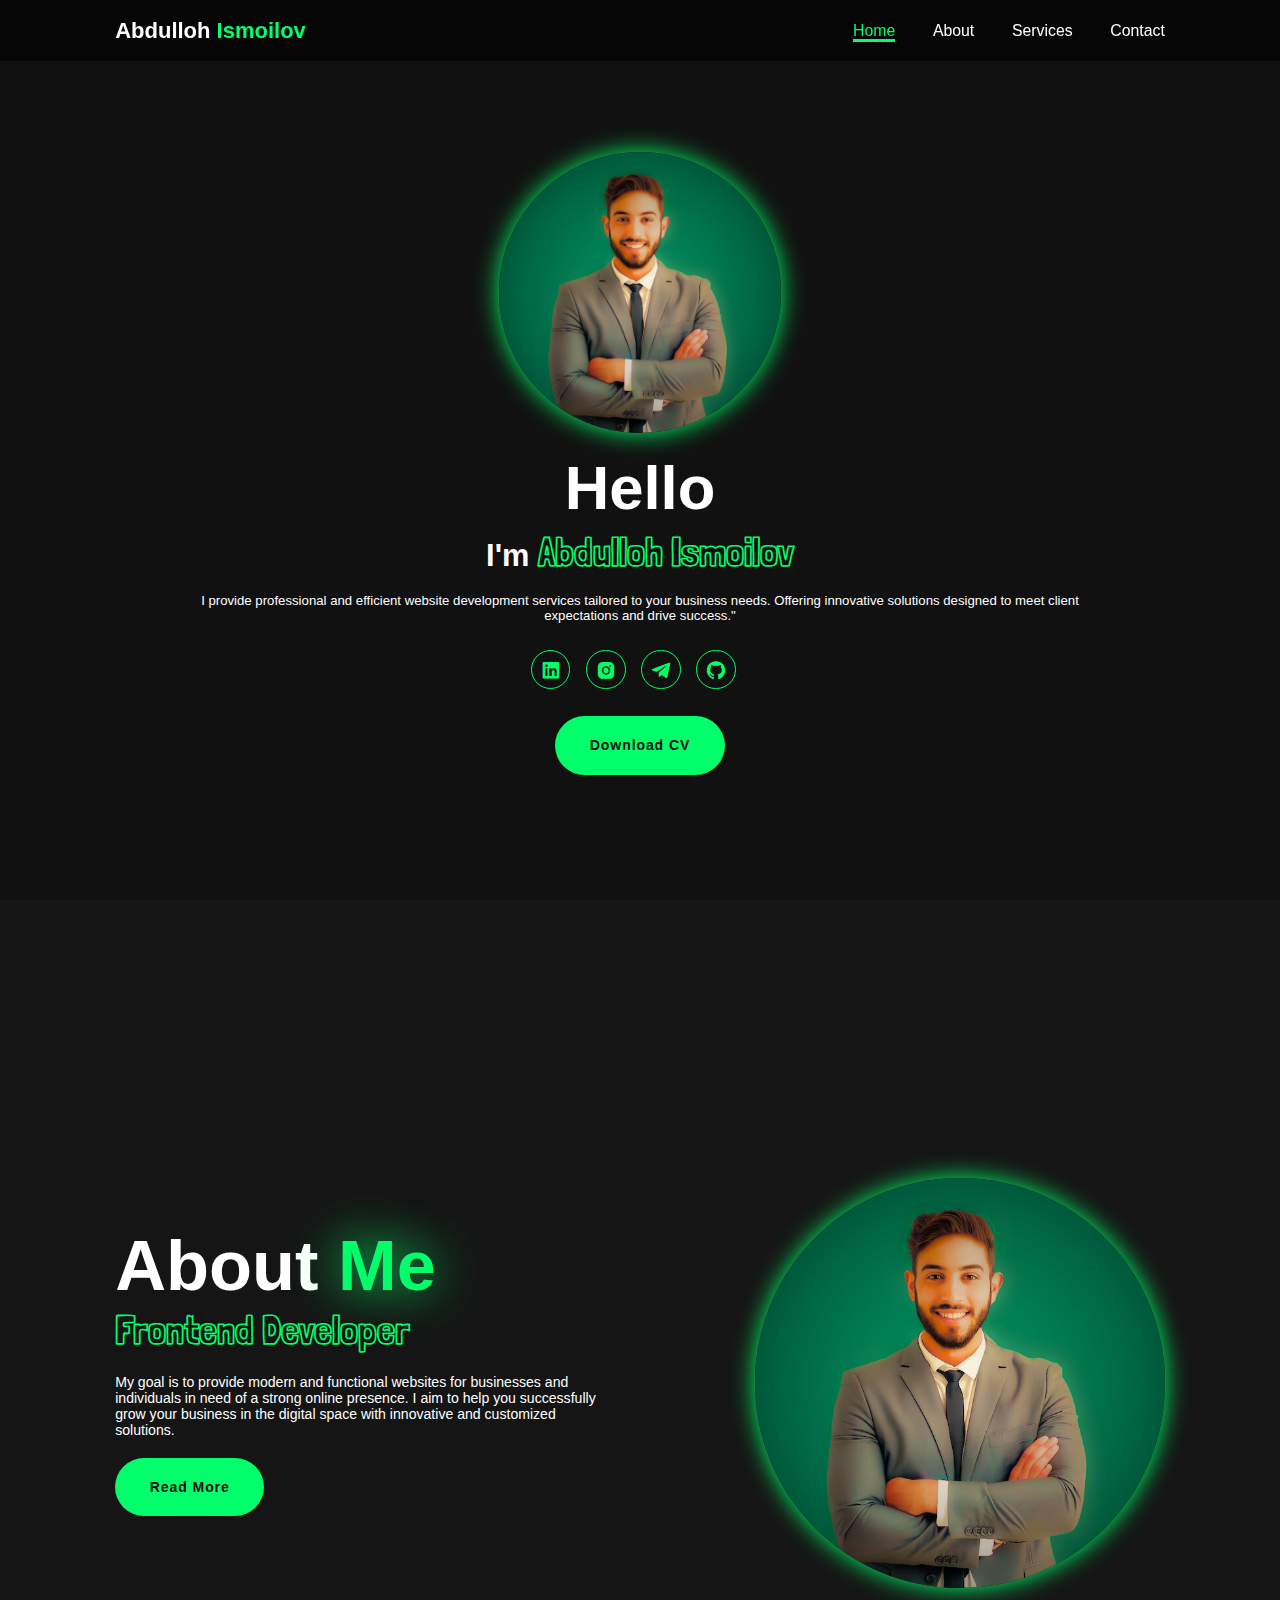
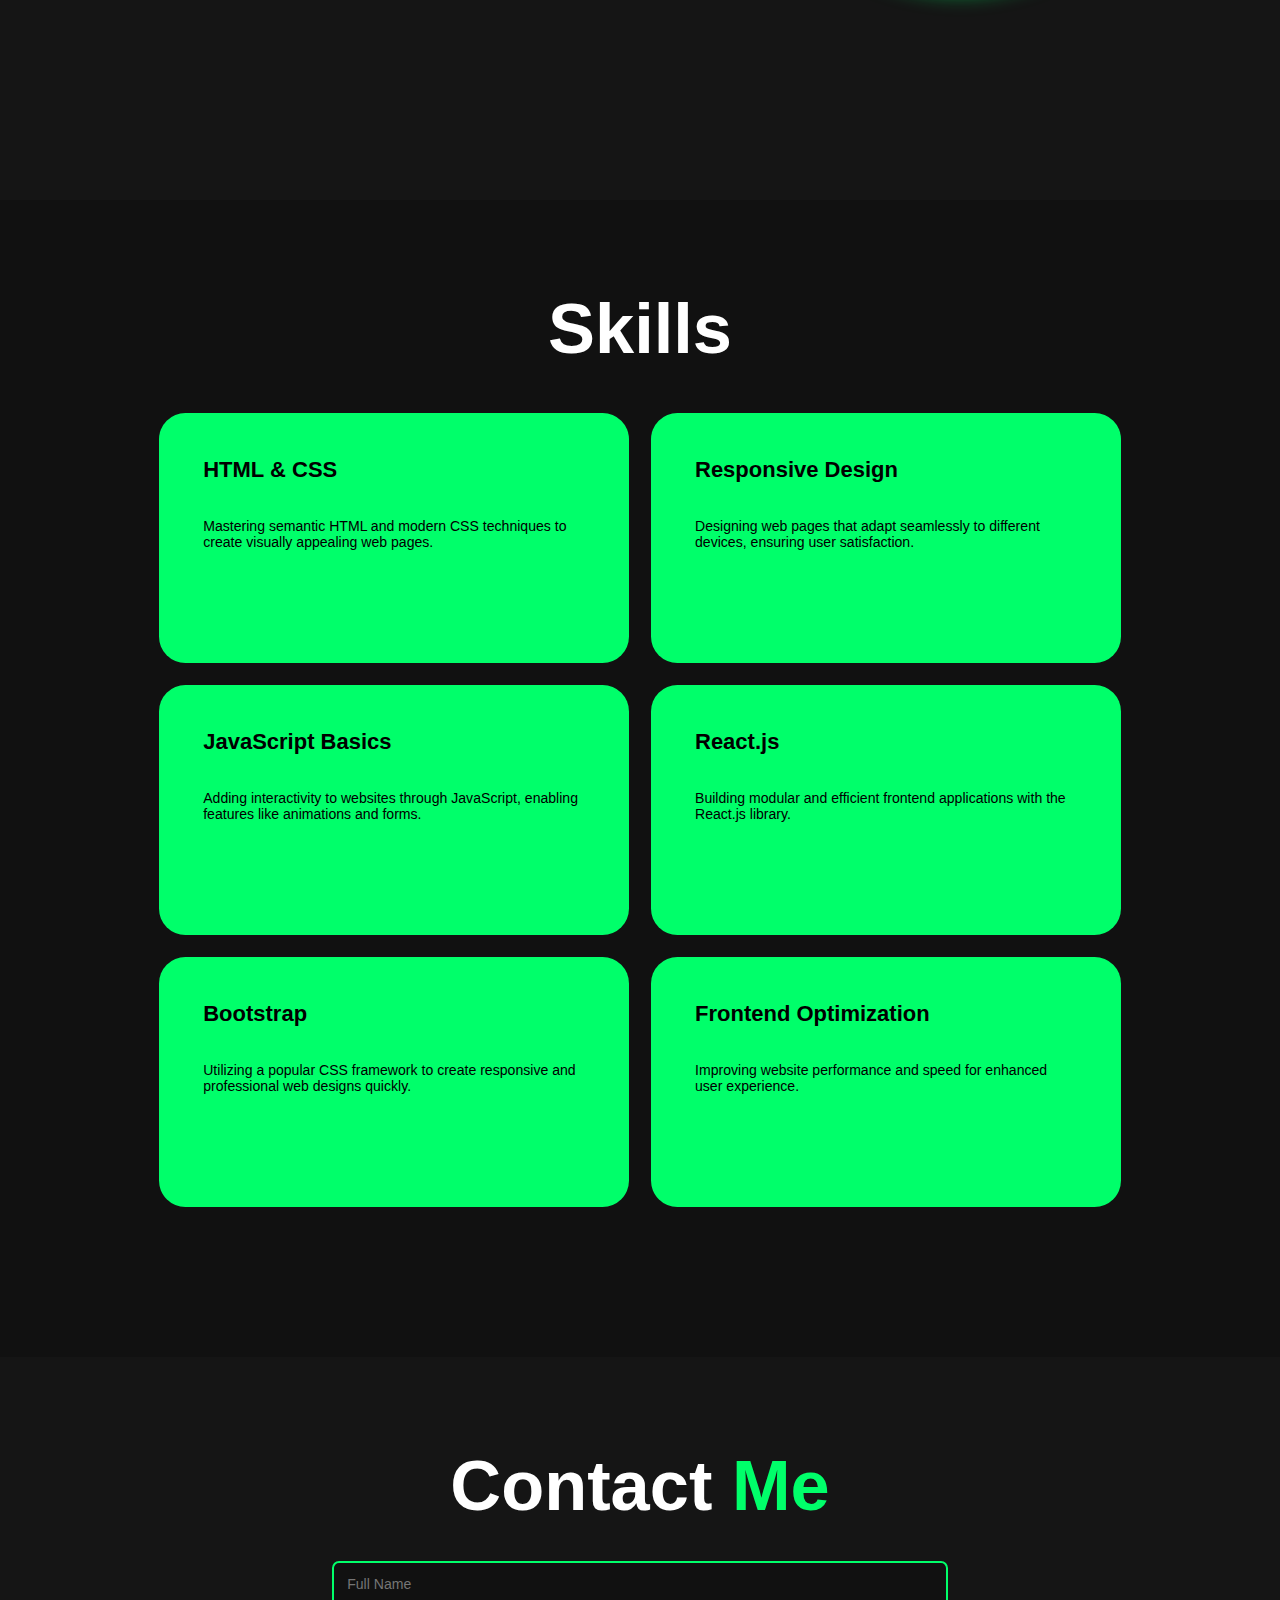
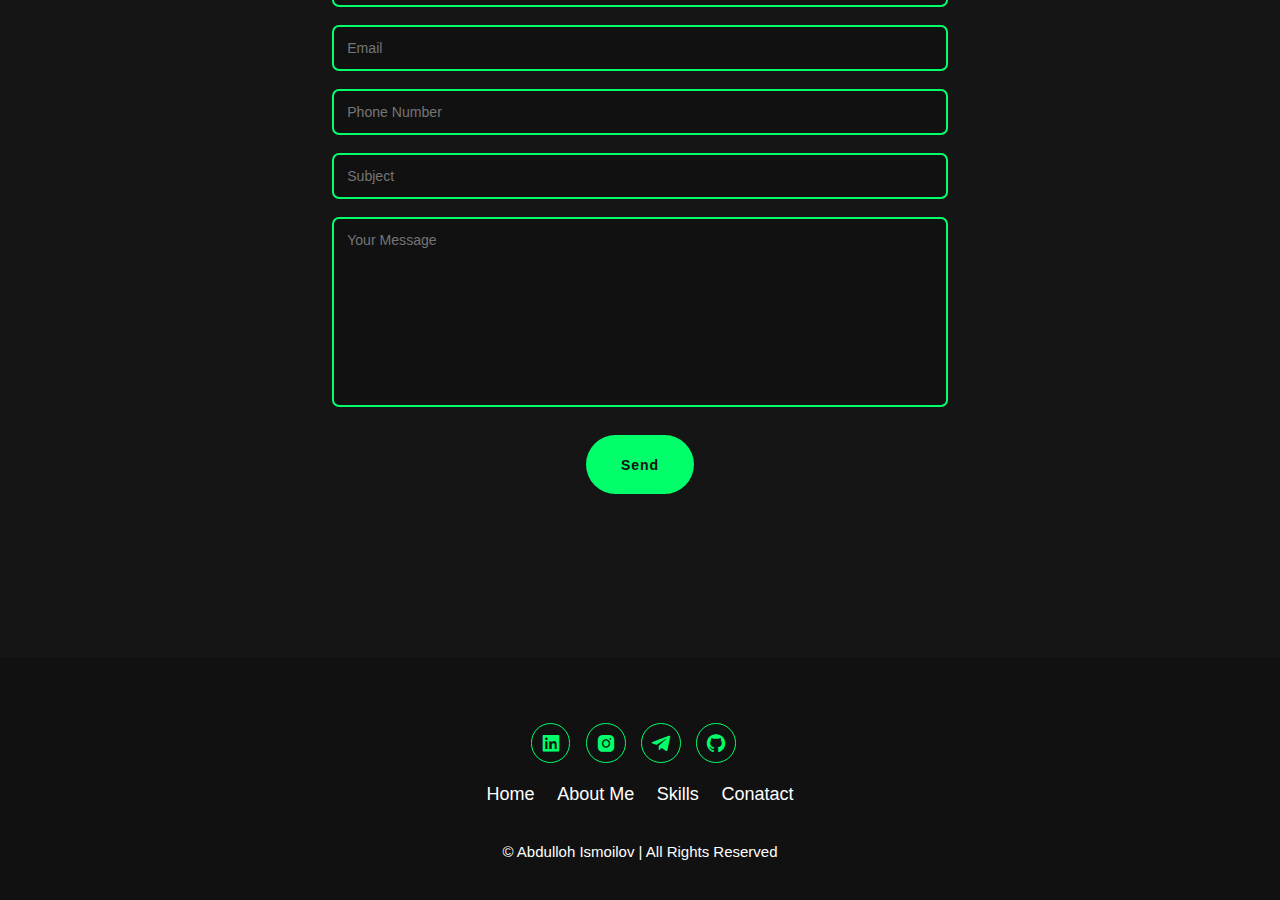
<file: Portfolio/index.html>
<!DOCTYPE html>
<html lang="en">
<head>
    <meta charset="UTF-8">
    <meta name="viewport" content="width=device-width, initial-scale=1.0">
    <title>Portfolio</title>
    <link rel="stylesheet" href="css/style.css">
    <link href='https://unpkg.com/boxicons@2.1.4/css/boxicons.min.css' rel='stylesheet'>

</head>
<body>

    <header>
        <a href="#home" class="logo">Abdulloh <span>Ismoilov</span></a>
        <i class='bx bx-menu' id="menu-icon"></i>
        <nav> 
            <i id="close-menu" class="bx bx-x"></i>
            <a href="#home" class="active">Home</a>
            <a href="#about">About</a>
            <a href="#skills">Services</a>
            <a href="#contact">Contact</a>
        </nav>
    </header>

    <section class="home" id="home">
        <div class="home-img">
            <img src="assets/download.jpg" alt="">
        </div>
        <div class="home-content">
            <h1>Hello<span></span></h1>
            <h3 class="text-animation">I'm <span>Abdulloh Ismoilov</span></h3>
            <p>I provide professional and efficient website development services tailored to your business needs. Offering innovative solutions designed to meet client expectations and drive success."</p>
            <div class="social-icons">
                <a href="mailto:ismoilovabdulloh2009@gmail.com"><i class='bx bxl-linkedin-square'></i></a>
                <a href="https://instagram.com/@_ismoilov_abdulloh"><i class='bx bxl-instagram-alt' ></i></a>
                <a href="https://t.me/+998877318666" target="_blank"><i class='bx bxl-telegram' ></i></a>
                <a href="https://github.com/Abdulloh1020"><i class='bx bxl-github'></i></a>
            </div>
            <a href="assets/ismoilov Abdulloh.pdf" download="_ismoilov_Abdulloh" class="btn">Download CV</a>
        </div>
    </section>

    <section class="about" id="about">
        <div class="about-content">
            <h2 class="heading2">About <span>Me</span></h2>
            <h3 class="text-animation"><span>Frontend Developer</span></h3>
            <p>My goal is to provide modern and functional websites for businesses and individuals in need of a strong online presence. I aim to help you successfully grow your business in the digital space with innovative and customized solutions.</p>
            <a href="demo.html" class="btn">Read More</a> 
        </div>
        
        <div class="about-img">
            <img src="assets/download.jpg" alt="">
        </div>
    </section>

    <section class="skills" id="skills">
        <h2 class="heading">Skills</h2>
        <div class="skills-container">
          <div class="skills-box">
            <div class="skills-info">
                <h3>HTML & CSS</h3>
                <p>Mastering semantic HTML and modern CSS techniques to create visually appealing web pages.</p>
            </div> 
          </div>
          <div class="skills-box">
            <div class="skills-info">
                <h3>Responsive Design</h3>
                <p>Designing web pages that adapt seamlessly to different devices, ensuring user satisfaction.</p>
            </div>
          </div>
          <div class="skills-box">
            <div class="skills-info">
                <h3>JavaScript Basics</h3>
                <p>Adding interactivity to websites through JavaScript, enabling features like animations and forms.</p>
            </div>
          </div>
          <div class="skills-box">
            <div class="skills-info">
                <h3>React.js</h3>
                <p>Building modular and efficient frontend applications with the React.js library.</p>
            </div>
          </div>
          <div class="skills-box">
            <div class="skills-info">
                <h3>Bootstrap</h3>
                <p>Utilizing a popular CSS framework to create responsive and professional web designs quickly.</p>
            </div>
          </div>
          <div class="skills-box">
            <div class="skills-info">
                <h3>Frontend Optimization</h3>
                <p>Improving website performance and speed for enhanced user experience.</p>
            </div>
          </div>
        </div>
      </section>
      
      <section class="contact" id="contact">
        <h2 class="heading">Contact <span>Me</span></h2>
        <form action="https://api.web3forms.com/submit" method="POST" id="form">
            <input type="hidden" name="access_key" value="f2e39c31-db29-4cd1-8c59-c23bbc34b9d7">
            <div class="input-box">
                <input type="text" placeholder="Full Name" name="Name" required>
                <input type="email" placeholder="Email" name="Email" required>
            </div>
            <div class="input-box">
                <input type="number" placeholder="Phone Number" name="Phone" required>
                <input type="text" placeholder="Subject" name="Subject" required>
            </div>
            <textarea name="Message" cols="30" rows="10" placeholder="Your Message" required></textarea>
            <input type="checkbox" name="botcheck" class="hidden" style="display: none;">
            <button type="submit" class="btn">Send</button>
        </form>
      </section>

      <footer>
        <div class="social-icons2">
            <a href="mailto:ismoilovabdulloh2009@gmail.com"><i class='bx bxl-linkedin-square'></i></a>
            <a href="https://instagram.com/@_ismoilov_abdulloh"><i class='bx bxl-instagram-alt' ></i></a>
            <a href="https://t.me/+998877318666" target="_blank"><i class='bx bxl-telegram' ></i></a>
            <a href="https://github.com/Abdulloh1020"><i class='bx bxl-github'></i></a>
        </div>
        <ul>
            <li><a href="#home">Home</a></li>
            <li><a href="#about">About Me</a></li>
            <li><a href="#skills">Skills</a></li>
            <li><a href="#contact">Conatact</a></li>
        </ul>
        <p class="copyright">
            © Abdulloh Ismoilov | All Rights Reserved
        </p>
      </footer>

    <script src="js/script.js"></script>
</body>
</html>
</file>
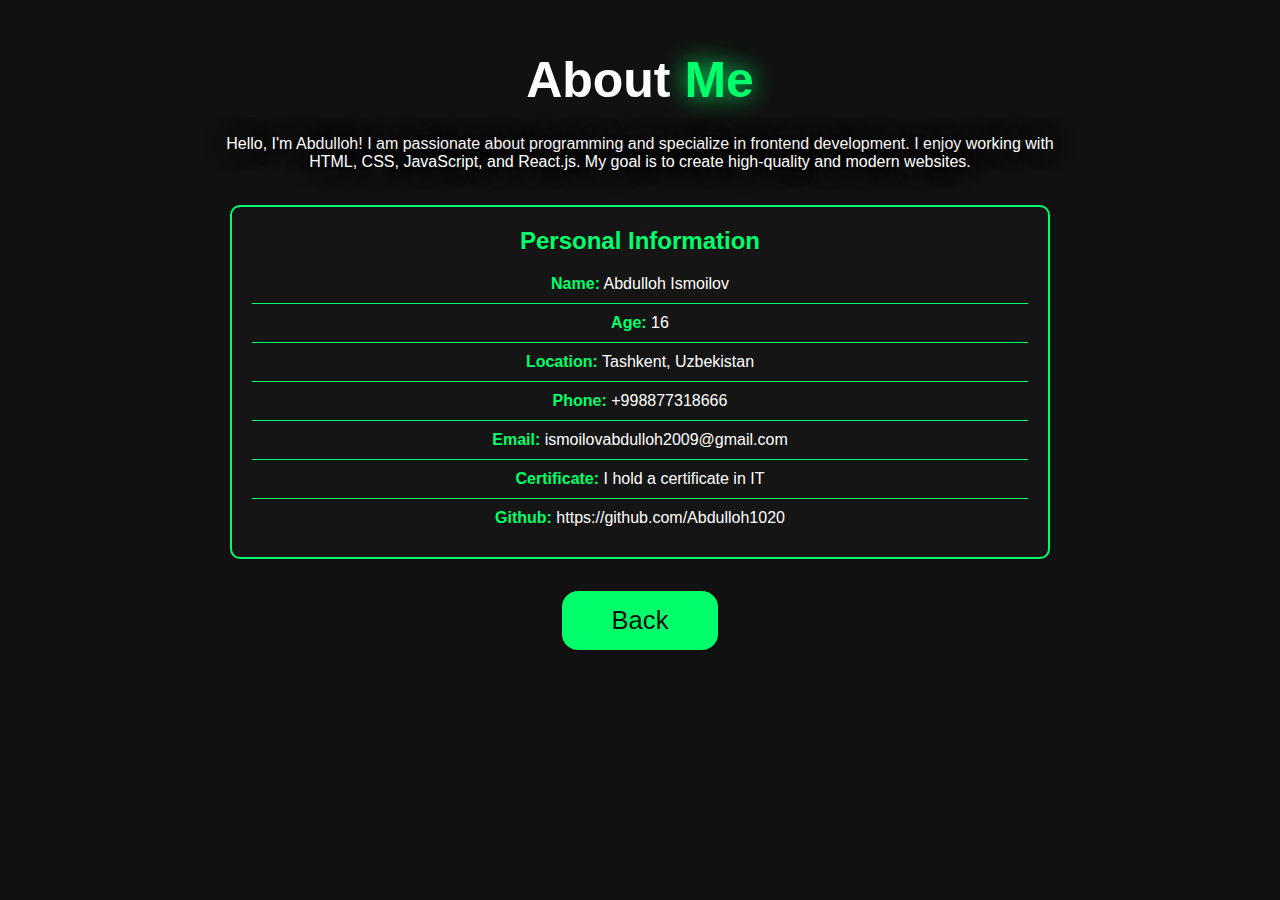
<file: Portfolio/demo.html>
<!DOCTYPE html>
<html lang="en">
<head>
    <meta charset="UTF-8">
    <meta name="viewport" content="width=device-width, initial-scale=1.0">
    <title>About Me</title>
    <link rel="stylesheet" href="css/demo.css">
</head>
<body>

    <section>
        <div class="container">
            <h1>About <span>Me</span></h1>
            <p class="about-p">Hello, I'm Abdulloh! I am passionate about programming and specialize in frontend development. I enjoy working with HTML, CSS, JavaScript, and React.js. My goal is to create high-quality and modern websites.</p>
            <div class="about-info">
                <div class="info">
                    <h2>Personal Information</h2>
                    <p><strong>Name:</strong> Abdulloh Ismoilov</p>
                    <p><strong>Age:</strong> 16</p>
                    <p><strong>Location:</strong> Tashkent, Uzbekistan</p>
                    <p><strong>Phone:</strong> +998877318666</p>
                    <p><strong>Email:</strong> <a class="links" href="mailto:ismoilovabdulloh2009@gmail.com"> ismoilovabdulloh2009@gmail.com</a></p>
                    <p><strong>Certificate:</strong> I hold a certificate in IT</p>
                    <p><strong>Github:</strong> <a class="links" href="https://github.com/Abdulloh1020"> https://github.com/Abdulloh1020</a></p>
                </div>                
            </div>
            <a href="index.html" class="btn">Back</a>
        </div>
    </section>

</body>
</html>
</file>
<file: Portfolio/css/style.css>
@import url('https://fonts.googleapis.com/css2?family=Bungee+Outline&family=Kumar+One+Outline&family=Londrina+Outline&display=swap');

*{
    margin: 0;
    padding: 0;
    box-sizing: border-box;
    text-decoration: none;
    border: none;
    outline: none;
    scroll-behavior: smooth;
    font-family: "Poppins", sans-serif;
}

:root{
    --bg-color: #111111;
    --second-bg-color: #151515;
    --text-color: white;
    --main-color: #00ff6a;
}

html{
    font-size: 62.5%;
    overflow-x: hidden;
}

body{
    background-color: var(--bg-color);
    color: var(--text-color);
}

header{
    position: fixed;
    padding: 2rem 9%;
    width: 100%;
    background: rgba(0, 0, 0, 0.6);
    backdrop-filter: blur(10px);
    display: flex;
    justify-content: space-between;
    align-items: center;
    z-index: 100;
}

.logo{
    font-size: 2.5rem;
    color: var(--text-color);
    font-weight: 800;
    cursor: pointer;
    transition: .3s ease-in-out;
}

.logo:hover{
    transform: scale(1.1);
}

nav a{
    font-size: 1.8rem;
    color: var(--text-color);
    margin-left: 4rem;
    font-weight: 500;
    transition: 0.3s ease-in-out;
    border-bottom: 3px solid transparent;
}

nav a:hover,
nav a.active{
    color: var(--main-color);
    border-bottom: 3px solid var(--main-color);
}

#menu-icon{
    font-size: 3.6rem;
    color: var(--main-color);
    display: none;
}

#close-menu {
    font-size: 2.5rem;
    color: var(--main-color);
    cursor: pointer;
    display: none;
}

section{
    min-height: 100vh;
    padding: 10rem 9% 10rem;
}

.home{
    display: flex;
    justify-content: center;
    align-items: center;
    flex-direction: column;
    gap: 1rem;
}

.home-content{
    display: flex;
    align-items: center;
    justify-content: center;
    flex-direction: column;
    text-align: center;
    margin-top: 3rem;
}

span{
    color: var(--main-color);
}

.logo span{
    color: var(--main-color);
}

.home-content h3{
    margin-bottom: 2rem;
    margin-top: 1rem;
    font-size: 3.5rem;
}

.home-content h1{
    font-size: 7rem;
    font-weight: 700;
    margin-top: 1.5rem;
    line-height: 1;
}

.home-content p{
    width: 90%;
}

.home-img{
    border-radius: 50%;
}

.home-img img{
    position: relative;
    top: 3rem;
    width: 22vw;
    border-radius: 50%;
    box-shadow: 0 0 25px var(--main-color);
    cursor: pointer;
    transition: 0.4s ease-in-out;
}

.home-img img:hover{
    box-shadow: 0 0 50px var(--main-color);
}

.home-content p{
    font-size: 1.5rem;
    font-weight: 500;
    max-width: 1000px;
}

.social-icons a{
    display: inline-flex;
    justify-content: center;
    align-items: center;
    width: 4.5rem;
    height: 4.5rem;
    background: transparent;
    border: 0.2rem solid var(--main-color);
    font-size: 2.5rem;
    border-radius: 50%;
    color: var(--main-color);
    margin: 3rem 1.5rem 3rem 0;
    transition: 0.3s ease-in-out;
}

.social-icons a:hover{
    color: white;
    transform: scale(1.3)translateY(-5px);
    box-shadow: 0 0 25px var(--main-color);
    background-color: var(--main-color);
}

.btn{
    display: inline-block;
    padding: 0.5rem 2rem;
    background: var(--main-color);
    border-radius: 4rem;
    font-size: 1.6rem;
    color: var(--bg-color);
    border: 2rem solid transparent;
    letter-spacing: 0.1rem;
    font-weight: 600;
    transition: 0.3s ease-in-out;
    cursor: pointer;
}

.btn:hover{
    transform: scale(1.05);
    box-shadow: 0 0 25px var(--main-color);
    color: white;
}

.text-animation{
    font-size: 34px;
    font-weight: 600;
    min-width: 280px;
}

.text-animation span{
    position: relative;
    font-size: 40px;
    font-family: "Londrina Outline", serif;
    font-weight: 600;
}

.about{
    display: flex;
    justify-content: center;
    align-items: center;
    gap: 10rem;
    background: var(--second-bg-color);
}

.about h2 span{
    color: var(--main-color);
    text-shadow: 0 0 50px var(--main-color);
}

.about-img{
    border-radius: 50%;
    padding-top: 50px;
}

.about-img img{
    position: relative;
    width: 32vw;
    border-radius: 50%;
    box-shadow: 0 0 25px var(--main-color);
    top: 1rem;
    cursor: pointer;
    transition: 0.4s ease-in-out;
}

.about-img img:hover{
    box-shadow: 0 0 50px var(--main-color);
}

.heading{
    text-align: center;
    font-size: 8rem;
}

.heading2{
    font-size: 8rem;
    text-align: left;
}

.about-content{
    font-size: 1.6rem;
    margin: 2rem 0 3rem;
    padding-top: 50px;
}

.about-content p{
    margin: 20px 0px;
    width: 90%;
}

::-webkit-scrollbar{
    width: 10px;
}
::-webkit-scrollbar-thumb{
    background-color: var(--main-color);
    border-radius: 10px;
    height: 70px;

}
::-webkit-scrollbar-track{
    background-color: var(--bg-color);
    width: 50px;
}

.skills{
    background-color: var(--bg-color);
    color: white;
}

.skills h2{
    margin-bottom: 5rem;
    color: white;
}

.skills-container{
    display: grid;
    grid-template-columns: repeat(3,1fr);
    align-items: center;
    gap: 2.5rem;
}

.skills-box{
    background-color: var(--main-color);
    color: black;
    height: 250px;
    border-radius: 3rem;
    cursor: pointer;
    transition: 0.3s ease-in-out;
}

.skills-box:hover{
    background-color: white;
    color: var(--main-color);
    transform: scale(1.03);
}

.skills-box .skills-info{
    display: flex;
    flex-direction: column;
    text-align: left;
    max-height: 200px;
    justify-content: center;
    align-items: baseline;
    padding: 5em;
}

.skills-info h3{
    font-size: 2.5rem;
    font-weight: 600;
    margin-bottom: 4rem;
}

.skills-info p{
    font-size: 1.6rem;
    font-weight: 400;
    max-height: 100px;
    margin: auto;
}

.contact{
    background-color: var(--second-bg-color);
}

.contact h2{
    margin-bottom: 3rem;
    color: white;
}

.contact form{
    max-width: 70rem;
    margin: 1rem auto;
    text-align: center;
    margin-bottom: 3rem;
}

.contact form .input-box{
    display: flex;
    justify-content: center;
    flex-wrap: wrap;
}

.contact form .input-box input,
.contact form textarea{
    width: 100%;
    padding: 1.5rem;
    font-size: 1.6rem;
    color: var(--text-color);
    background-color: var(--bg-color);
    border-radius: 0.8rem;
    border: 2px solid var(--main-color);
    margin: 1rem 0;
    resize: none;
}

.contact form .btn{
    margin-top: 2rem;
}

footer{
    position: relative;
    bottom: 0;
    width: 100%;
    padding: 40px 0;
    background-color: var(--bg-color);
}

.social-icons2{
    text-align: center;
    color: var(--main-color);
}

.social-icons2 a{
    display: inline-flex;
    justify-content: center;
    align-items: center;
    width: 4.5rem;
    height: 4.5rem;
    background: transparent;
    border: 0.2rem solid var(--main-color);
    font-size: 2.5rem;
    border-radius: 50%;
    color: var(--main-color);
    margin: 3rem 1.5rem 0rem 0;
    transition: 0.3s ease-in-out;
}

.social-icons2 a:hover{
    color: white;
    transform: scale(1.3)translateY(-5px);
    box-shadow: 0 0 25px var(--main-color);
    background-color: var(--main-color);
}

footer ul{
    margin: 0;
    padding: 0;
    font-size: 18px;
    line-height: 1.6;
    margin: 1.5rem 0;
    text-align: center;
}

footer ul li a{
    color: white;
    border-bottom: 3px solid transparent;
    transition: 0.3s ease-in-out;
}

footer ul li a:hover{
    color: var(--main-color);
    border-bottom: 3px solid var(--main-color);
}

footer ul li{
    display: inline-block;
    text-align: center;
    font-size: 18px;
    color: white;
    margin: 0.5rem 1rem;
}

footer .copyright{
    text-align: center;
    font-size: 15px;
    margin-top: 30px;
}


@media(max-width: 1285px) {
    html {
        font-size: 55%;
    }
    .skills-container {
        padding-bottom: 7rem;
        grid-template-columns: repeat(2, 1fr);
        margin: 0 5rem;
    }
}


@media(max-width: 991px) {
    header {
        padding: 2rem 3%;
        top: 0;
    }
    section {
        padding: 10rem 3% 2rem;
    }
    .skills {
        padding-bottom: 7rem;
    }
    footer {
        padding: 2rem 3%;
    }
}

@media(max-width: 895px) {
    #menu-icon {
        display: block;
    }
    #close-menu {
        text-align: right;
        margin-right: 25px;
        display: block;
        margin: 0;
    }
    nav {
        position: absolute;
        top: -100%;
        width: 100%;
        transition: all 0.3s ease;
        padding: 1rem 3%;
        background-color: rgba(0, 0, 0, 0.9);
        backdrop-filter: blur(20px);
        border-bottom-left-radius: 2rem;
        border-left: 2px solid var(--main-color);
        border-bottom: 2px solid var(--main-color);
        display: none;
    }
    nav.active {
        top: 0;
        display: block;
    }
    nav a {
        display: block;
        font-size: 2rem;
        margin: 3rem 0;
        color: white;
    }
    .home {
        flex-direction: column;
        margin: 5rem 4rem;
    }
    .home-content h3 {
        font-size: 2.6rem;
    }
    .home-content h1 {
        font-size: 8rem;
        margin-top: 3rem;
    }
    .home-content p {
        max-width: 600px;
        margin: 0 auto;
    }
    .home-img img {
        width: 56vw;
        margin-top: -2rem;
    }
    .about {
        flex-direction: column-reverse;
    }
    .about-content {
        margin: 0 2rem 4rem;
    }
    .about-img {
        margin-top: -1rem;
        margin-bottom: -3rem;
    }
    .about-img img {
        width: 52vw;
    }
    .skills h2 {
        margin-bottom: 3rem;
    }
    .skills-container {
        grid-template-columns: repeat(1, 1fr);
    }
}
</file>
<file: Portfolio/css/demo.css>
@import url('https://fonts.googleapis.com/css2?family=Bungee+Outline&family=Kumar+One+Outline&family=Londrina+Outline&display=swap');

*{
    margin: 0;
    padding: 0;
    box-sizing: border-box;
    text-decoration: none;
    border: none;
    outline: none;
    font-family: "Poppins", sans-serif;
}

:root{
    --bg-color: #111111;
    --second-bg-color: #151515;
    --text-color: white;
    --main-color: #00ff6a;
}

body{
    background-color: var(--bg-color);
    color: white;
}

section{
    height: 100%;
    padding: 4% 10%;
}

.container{
    text-align: center;
}

h1{
    text-align: center;
    font-size: 50px;
    margin-bottom: 1rem;
    transition: .3s ease-in-out;
    font-weight: bold;
}

h1:hover{
    transform: scale(1.02);
}

span{
    color: var(--main-color);
    text-shadow: 0 0 25px var(--main-color);
}

.about-p{
    display: inline-flex;
    text-align: center;
    margin-bottom: 1.5rem;
    color: white;
    border-bottom: none;
    transition: .3s ease-in-out;
    width: 85%;
    justify-content: center;
    text-shadow: 0 0 25px var(--bg-color);

}

.about-p:hover{
    transform: scale(1.02);
}

.about-info{
    background-color: var(--second-bg-color);
    border: 2px solid var(--main-color);
    border-radius: 10px;
    padding: 20px;
    transition: .3s ease-in-out;
    width: 80%;
    margin: auto;
}

.about-info:hover{
    transform: scale(1.01);
    box-shadow: 0 0 15px var(--main-color);
}

h2{
    color: var(--main-color);
    margin-bottom: 10px;
}

p{
    padding: 10px 0;
    border-bottom: 1px solid var(--main-color);
    color: white;
}

p:last-child{
    border-bottom: none;
}

strong{
    color: var(--main-color);
}

.links{
    color: white;
    transition: 0.3s ease-in-out;
}

.links:hover{
    color: rgb(68, 0, 255);
}

.btn{
    display: inline-block;
    padding: 15px 50px;
    background: var(--main-color);
    border-radius: 1rem;
    font-size: 1.6rem;
    color: var(--bg-color);
    margin-top: 2rem;
    transition: .3s ease-in-out;
}

.btn:hover{
    transform: scale(1.05);
    box-shadow: 0 0 25px var(--main-color);
    color: white;
}

/* Responsive Styles */
@media (max-width: 1024px) {
    section {
        padding: 4% 15%;
    }

    h1 {
        font-size: 40px;
    }

    .btn {
        padding: 12px 40px;
        font-size: 1.4rem;
    }

    .about-info {
        padding: 15px;
    }

    p {
        font-size: 15px;
    }
}

@media (max-width: 768px) {
    section {
        padding: 4% 10%;
    }

    h1 {
        font-size: 36px;
    }

    .about-info {
        padding: 10px;
    }

    .btn {
        padding: 12px 30px;
        font-size: 1.2rem;
    }

    p {
        font-size: 14px;
    }
}

@media (max-width: 480px) {
    section {
        padding: 5% 5%;
    }

    h1 {
        font-size: 30px;
    }

    .btn {
        padding: 10px 25px;
        font-size: 1.2rem;
    }

    p {
        font-size: 12px;
    }

    .about-info {
        padding: 10px 10px;
    }
}
</file>
